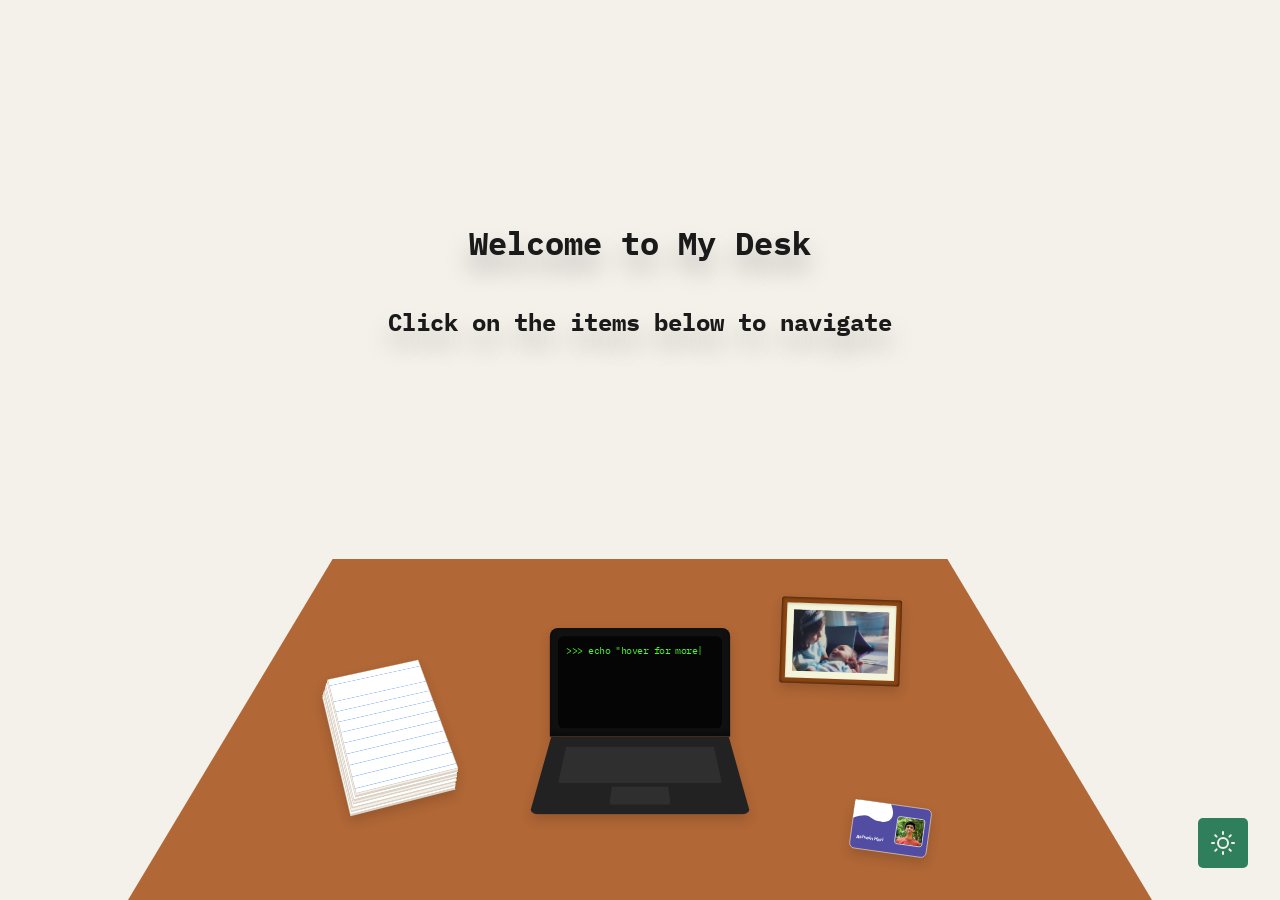
<file: index.html>
<!DOCTYPE html>
<html lang="en">
<head>
    <meta charset="UTF-8">
    <meta name="viewport" content="width=device-width, initial-scale=1">
    <title>Ashwin Hari</title>
    <link rel="stylesheet" href="styles.css">
    <link rel="stylesheet" href="home.css">
    <script src="theme.js"></script>
    <script src="home.js" defer></script>
</head>
<body>
    <header>
        <h1>Welcome to My Desk</h1>
        <h2>Click on the items below to navigate</h2>
    </header>
    <main class="home-desk">
        <nav class="home-desk-top">
            <div class="home-desk-item home-item-photos">
                <a class="home-photos-model" href="./about.html" aria-label="About">
                    <div class="frame-outer">
                        <div class="frame-inner">
                            <div class="frame-content">
                                <img src="./images/frame.jpg" alt="Family picture">
                            </div>
                        </div>
                    </div>
                </a>
            </div>
            <div class="home-desk-item home-item-laptop">
                <a class="home-laptop-model" href="./projects.html" aria-label="Projects">
                    <div class="lid">
                        <div class="screen">
                            <span id="prompt">>>></span>
                            <span id="onscreen-text"></span>
                        </div>
                    </div>
                    <div class="base">
                        <div class="keyboard"></div>
                        <div class="trackpad"></div>
                    </div>
                </a>
            </div>
            <div class="home-desk-item home-item-papers">
                <a class="home-papers-model" href="./research.html" aria-label="Research">
                    <div class="top-page"></div>
                </a>
            </div>
            <div class="home-desk-item home-item-idcard">
                <a class="home-idcard-model" href="./contact.html" aria-label="Contact">
                    <div class="card-background">
                        <div class="card-photo">
                            <img src="./images/pfp.jpg" alt="Profile picture">
                        </div>
                        <div class="card-name">
                            Ashwin Hari
                        </div>
                    </div>
                </a>
            </div>
        </nav>
    </main>
    <div class="floating-controls">
        <button class="floating-button" aria-label="Toggle dark/light mode" id="theme-toggle-btn">
            <svg class="theme-icon icon-sun" xmlns="http://www.w3.org/2000/svg" width="24" height="24" viewBox="0 0 24 24" fill="none" stroke="currentColor" stroke-width="2" stroke-linecap="round" stroke-linejoin="round" aria-hidden="true">
                <circle cx="12" cy="12" r="5"></circle>
                <line x1="12" y1="1" x2="12" y2="3"></line>
                <line x1="12" y1="21" x2="12" y2="23"></line>
                <line x1="4.22" y1="4.22" x2="5.64" y2="5.64"></line>
                <line x1="18.36" y1="18.36" x2="19.78" y2="19.78"></line>
                <line x1="1" y1="12" x2="3" y2="12"></line>
                <line x1="21" y1="12" x2="23" y2="12"></line>
                <line x1="4.22" y1="19.78" x2="5.64" y2="18.36"></line>
                <line x1="18.36" y1="5.64" x2="19.78" y2="4.22"></line>
            </svg>
            <svg class="theme-icon icon-moon" xmlns="http://www.w3.org/2000/svg" width="24" height="24" viewBox="0 0 24 24" fill="none" stroke="currentColor" stroke-width="2" stroke-linecap="round" stroke-linejoin="round" aria-hidden="true">
                <path d="M21 12.79A9 9 0 1 1 11.21 3 7 7 0 0 0 21 12.79z"></path>
            </svg>
        </button>
    </div>
</body>
</html>
</file>
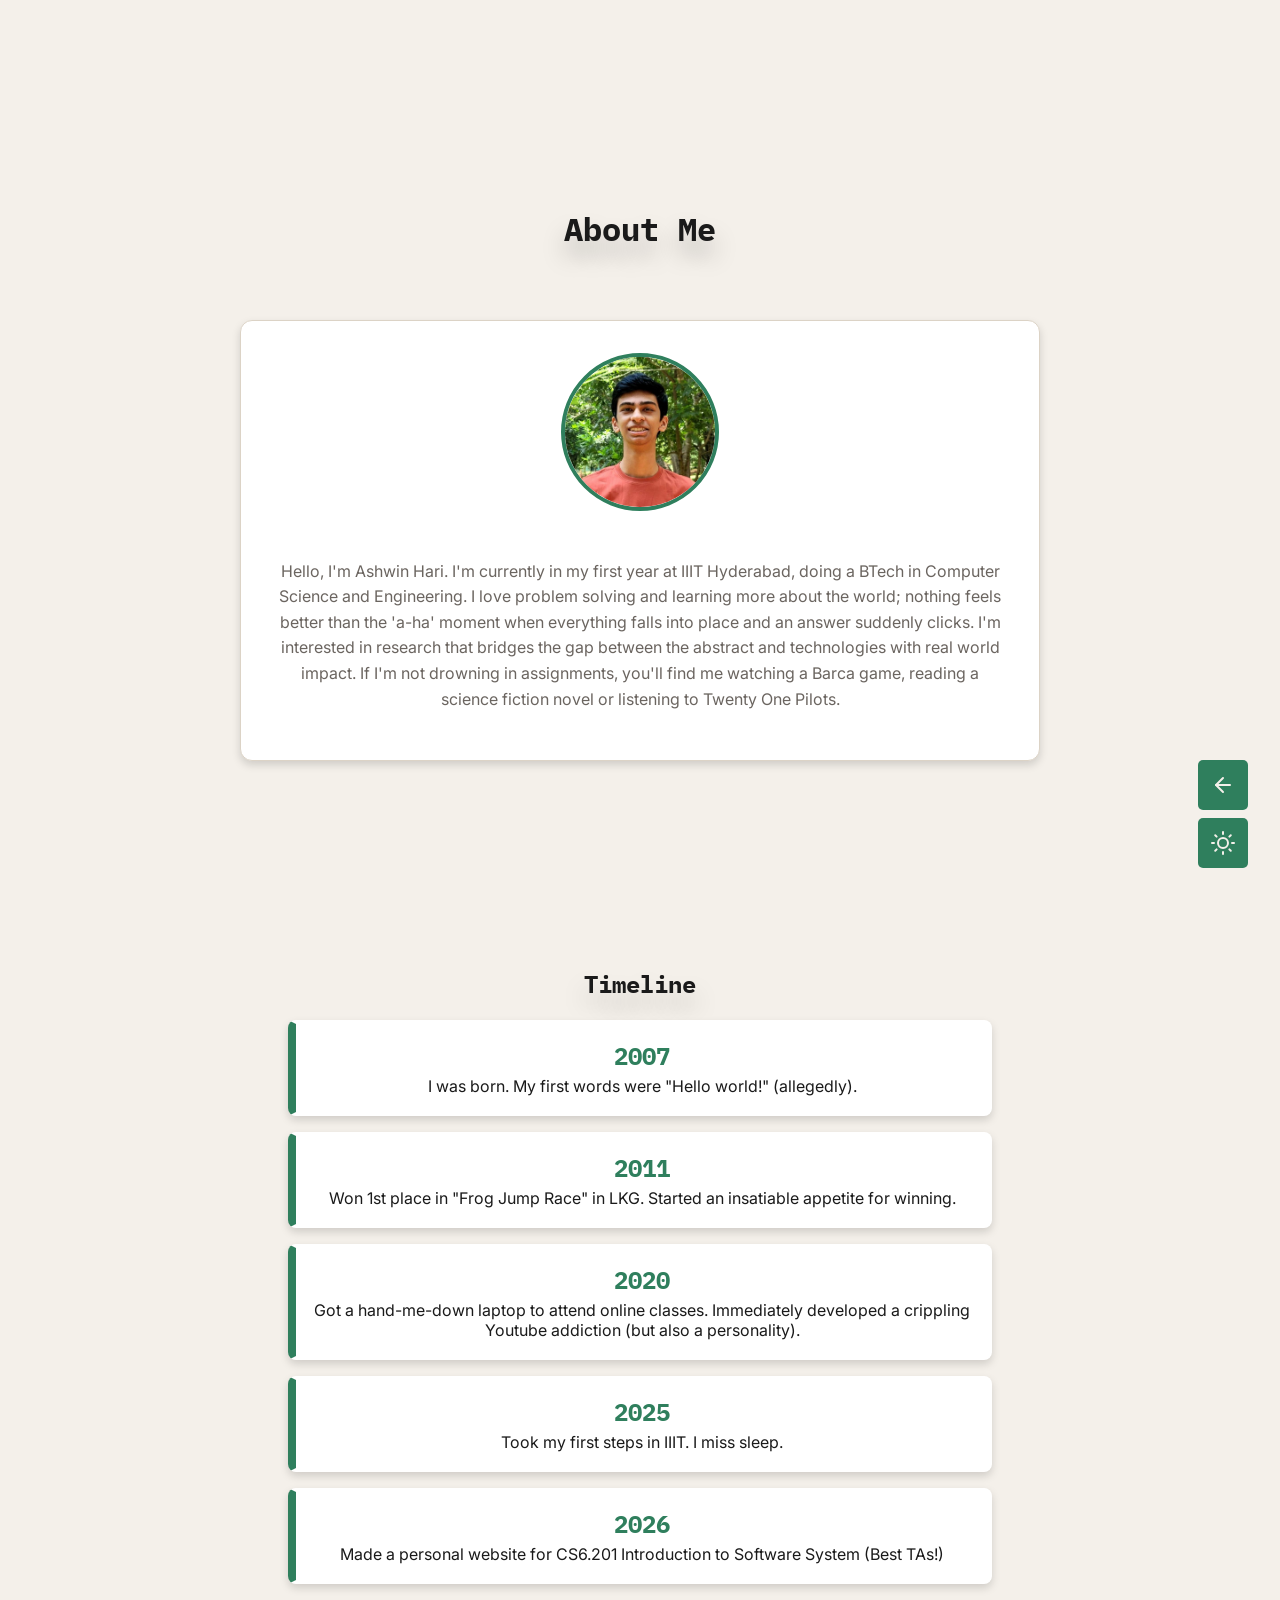
<file: about.html>
<!DOCTYPE html>
<html lang="en">
<head>
    <meta charset="UTF-8">
    <meta name="viewport" content="width=device-width, initial-scale=1">
    <title>About - Ashwin Hari</title>
    <link rel="stylesheet" href="styles.css">
    <link rel="stylesheet" href="about.css">
    <script src="theme.js"></script>
    <script src="about.js" defer></script>
    <script type="module">
        import { initReadingProgress } from './reading-progress.js';
        initReadingProgress();
    </script>
</head>
<body>
    <div class="reading-progress-container" aria-hidden="true">
        <div class="reading-progress-bar" id="reading-progress-bar"></div>
    </div>
    <main class="about-main">
        <div class="above-fold">
            <header class="about-header">
                <h1>About Me</h1>
            </header>
            <section class="profile-section animate-on-scroll">
            <div class="profile-image-container">
                <img src="./images/pfp.jpg" alt="Profile picture" class="profile-picture">
            </div>
            <div class="personal-statement">
                <p>Hello, I'm Ashwin Hari. I'm currently in my first year at IIIT Hyderabad, doing a BTech in Computer Science and Engineering. I love problem solving and learning more about the world; nothing feels better than the 'a-ha' moment when everything falls into place and an answer suddenly clicks. I'm interested in research that bridges the gap between the abstract and technologies with real world impact. If I'm not drowning in assignments, you'll find me watching a Barca game, reading a science fiction novel or listening to Twenty One Pilots.</p>
            </div>
        </section>
        </div>
        
        <section class="timeline-section">
            <h2 class="animate-on-scroll">Timeline</h2>
            <ol class="timeline-list">
                <li class="animate-on-scroll" tabindex="0">
                    <div class="timeline-date">2007</div>
                    <div class="timeline-description">I was born. My first words were "Hello world!" (allegedly).</div>
                </li>
                <li class="animate-on-scroll" tabindex="0">
                    <div class="timeline-date">2011</div>
                    <div class="timeline-description">Won 1st place in "Frog Jump Race" in LKG. Started an insatiable appetite for winning.</div>
                </li>
                <li class="animate-on-scroll" tabindex="0">
                    <div class="timeline-date">2020</div>
                    <div class="timeline-description">Got a hand-me-down laptop to attend online classes. Immediately developed a crippling Youtube addiction (but also a personality).</div>
                </li>
                <li class="animate-on-scroll" tabindex="0">
                    <div class="timeline-date">2025</div>
                    <div class="timeline-description">Took my first steps in IIIT. I miss sleep.</div>
                </li>
                <li class="animate-on-scroll" tabindex="0">
                    <div class="timeline-date">2026</div>
                    <div class="timeline-description">Made a personal website for CS6.201 Introduction to Software System (Best TAs!)</div>
                </li>
            </ol>
        </section>
    </main>

    <div class="floating-controls">
        <a href="./index.html" class="floating-button" aria-label="Go back to Home">
            <svg class="theme-icon" xmlns="http://www.w3.org/2000/svg" width="24" height="24" viewBox="0 0 24 24" fill="none" stroke="currentColor" stroke-width="2" stroke-linecap="round" stroke-linejoin="round" aria-hidden="true" style="opacity: 1;">
                <line x1="19" y1="12" x2="5" y2="12"></line>
                <polyline points="12 19 5 12 12 5"></polyline>
            </svg>
        </a>
        <button class="floating-button" aria-label="Toggle dark/light mode" id="theme-toggle-btn">
            <svg class="theme-icon icon-sun" xmlns="http://www.w3.org/2000/svg" width="24" height="24" viewBox="0 0 24 24" fill="none" stroke="currentColor" stroke-width="2" stroke-linecap="round" stroke-linejoin="round" aria-hidden="true">
                <circle cx="12" cy="12" r="5"></circle>
                <line x1="12" y1="1" x2="12" y2="3"></line>
                <line x1="12" y1="21" x2="12" y2="23"></line>
                <line x1="4.22" y1="4.22" x2="5.64" y2="5.64"></line>
                <line x1="18.36" y1="18.36" x2="19.78" y2="19.78"></line>
                <line x1="1" y1="12" x2="3" y2="12"></line>
                <line x1="21" y1="12" x2="23" y2="12"></line>
                <line x1="4.22" y1="19.78" x2="5.64" y2="18.36"></line>
                <line x1="18.36" y1="5.64" x2="19.78" y2="4.22"></line>
            </svg>
            <svg class="theme-icon icon-moon" xmlns="http://www.w3.org/2000/svg" width="24" height="24" viewBox="0 0 24 24" fill="none" stroke="currentColor" stroke-width="2" stroke-linecap="round" stroke-linejoin="round" aria-hidden="true">
                <path d="M21 12.79A9 9 0 1 1 11.21 3 7 7 0 0 0 21 12.79z"></path>
            </svg>
        </button>
    </div>
</body>
</html>
</file>
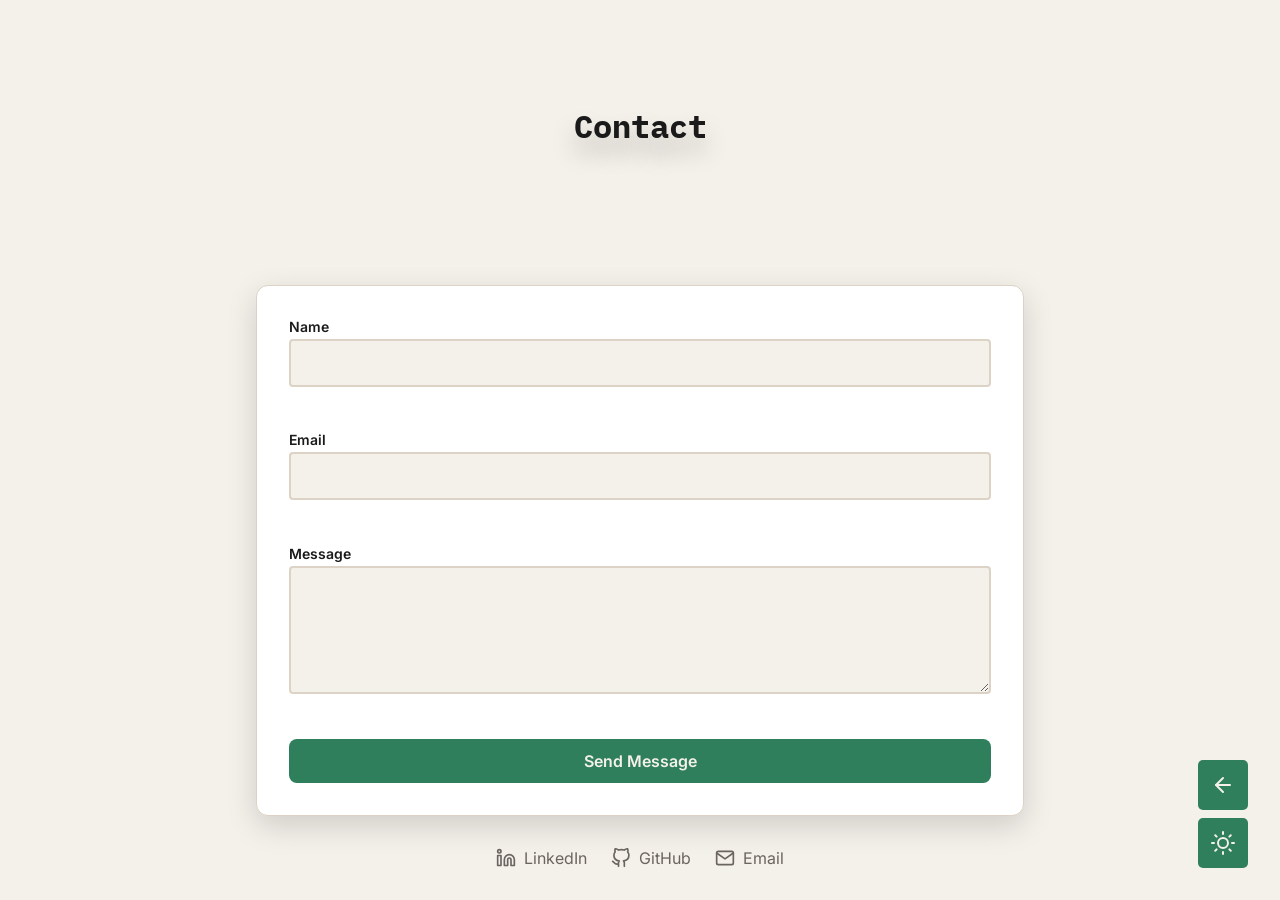
<file: contact.html>
<!DOCTYPE html>
<html lang="en">
<head>
    <meta charset="UTF-8">
    <meta name="viewport" content="width=device-width, initial-scale=1">
    <title>Contact - Ashwin Hari</title>
    <link rel="stylesheet" href="styles.css">
    <link rel="stylesheet" href="contact.css">
    <script src="theme.js"></script>
    <script src="contact.js" defer></script>
</head>
<body>
    <header class="contact-header">
        <h1>Contact</h1>
    </header>
    <main class="contact-main">
        <section class="contact-section">
            <div id="confirmation-card" class="confirmation-card hidden" aria-live="polite">
                <h2>Message Sent</h2>
                <p>Sent! I probably won't get back to you though.</p>
                <button id="reset-btn" class="accent-btn">Send Another Message</button>
            </div>
            <form id="contact-form" class="contact-form" novalidate>
                <div class="form-group">
                    <label for="name">Name</label>
                    <input type="text" id="name" name="name" required aria-required="true" aria-describedby="name-error">
                    <span id="name-error" class="error-message" aria-live="polite"></span>
                </div>
                <div class="form-group">
                    <label for="email">Email</label>
                    <input type="email" id="email" name="email" required aria-required="true" aria-describedby="email-error">
                    <span id="email-error" class="error-message" aria-live="polite"></span>
                </div>
                <div class="form-group">
                    <label for="message">Message</label>
                    <textarea id="message" name="message" rows="5" required aria-required="true" aria-describedby="message-error"></textarea>
                    <span id="message-error" class="error-message" aria-live="polite"></span>
                </div>
                <button type="submit" class="submit-btn accent-btn">Send Message</button>
            </form>
        </section>
        
        <div class="social-links">
            <a href="https://linkedin.com/in/ashwinkh" target="_blank" rel="noopener noreferrer" aria-label="LinkedIn">
                <svg xmlns="http://www.w3.org/2000/svg" width="24" height="24" viewBox="0 0 24 24" fill="none" stroke="currentColor" stroke-width="2" stroke-linecap="round" stroke-linejoin="round" class="social-icon" aria-hidden="true">
                    <path d="M16 8a6 6 0 0 1 6 6v7h-4v-7a2 2 0 0 0-2-2 2 2 0 0 0-2 2v7h-4v-7a6 6 0 0 1 6-6z"></path><rect x="2" y="9" width="4" height="12"></rect><circle cx="4" cy="4" r="2"></circle>
                </svg>
                LinkedIn
            </a>
            <a href="https://github.com/1shwin" target="_blank" rel="noopener noreferrer" aria-label="GitHub">
                <svg xmlns="http://www.w3.org/2000/svg" width="24" height="24" viewBox="0 0 24 24" fill="none" stroke="currentColor" stroke-width="2" stroke-linecap="round" stroke-linejoin="round" class="social-icon" aria-hidden="true">
                    <path d="M9 19c-5 1.5-5-2.5-7-3m14 6v-3.87a3.37 3.37 0 0 0-.94-2.61c3.14-.35 6.44-1.54 6.44-7A5.44 5.44 0 0 0 20 4.77 5.07 5.07 0 0 0 19.91 1S18.73.65 16 2.48a13.38 13.38 0 0 0-7 0C6.27.65 5.09 1 5.09 1A5.07 5.07 0 0 0 5 4.77a5.44 5.44 0 0 0-1.5 3.78c0 5.42 3.3 6.61 6.44 7A3.37 3.37 0 0 0 9 18.13V22"></path>
                </svg>
                GitHub
            </a>
            <a href="mailto:ashwin.hari@students.iiit.ac.in" aria-label="Email">
                <svg xmlns="http://www.w3.org/2000/svg" width="24" height="24" viewBox="0 0 24 24" fill="none" stroke="currentColor" stroke-width="2" stroke-linecap="round" stroke-linejoin="round" class="social-icon" aria-hidden="true">
                    <path d="M4 4h16c1.1 0 2 .9 2 2v12c0 1.1-.9 2-2 2H4c-1.1 0-2-.9-2-2V6c0-1.1.9-2 2-2z"></path><polyline points="22,6 12,13 2,6"></polyline>
                </svg>
                Email
            </a>
        </div>
    </main>
    <div class="floating-controls">
        <a href="./index.html" class="floating-button" aria-label="Go back to Home">
            <svg class="theme-icon" xmlns="http://www.w3.org/2000/svg" width="24" height="24" viewBox="0 0 24 24" fill="none" stroke="currentColor" stroke-width="2" stroke-linecap="round" stroke-linejoin="round" aria-hidden="true" style="opacity: 1;">
                <line x1="19" y1="12" x2="5" y2="12"></line>
                <polyline points="12 19 5 12 12 5"></polyline>
            </svg>
        </a>
        <button class="floating-button" aria-label="Toggle dark/light mode" id="theme-toggle-btn">
            <svg class="theme-icon icon-sun" xmlns="http://www.w3.org/2000/svg" width="24" height="24" viewBox="0 0 24 24" fill="none" stroke="currentColor" stroke-width="2" stroke-linecap="round" stroke-linejoin="round" aria-hidden="true">
                <circle cx="12" cy="12" r="5"></circle>
                <line x1="12" y1="1" x2="12" y2="3"></line>
                <line x1="12" y1="21" x2="12" y2="23"></line>
                <line x1="4.22" y1="4.22" x2="5.64" y2="5.64"></line>
                <line x1="18.36" y1="18.36" x2="19.78" y2="19.78"></line>
                <line x1="1" y1="12" x2="3" y2="12"></line>
                <line x1="21" y1="12" x2="23" y2="12"></line>
                <line x1="4.22" y1="19.78" x2="5.64" y2="18.36"></line>
                <line x1="18.36" y1="5.64" x2="19.78" y2="4.22"></line>
            </svg>
            <svg class="theme-icon icon-moon" xmlns="http://www.w3.org/2000/svg" width="24" height="24" viewBox="0 0 24 24" fill="none" stroke="currentColor" stroke-width="2" stroke-linecap="round" stroke-linejoin="round" aria-hidden="true">
                <path d="M21 12.79A9 9 0 1 1 11.21 3 7 7 0 0 0 21 12.79z"></path>
            </svg>
        </button>
    </div>
</body>
</html>
</file>
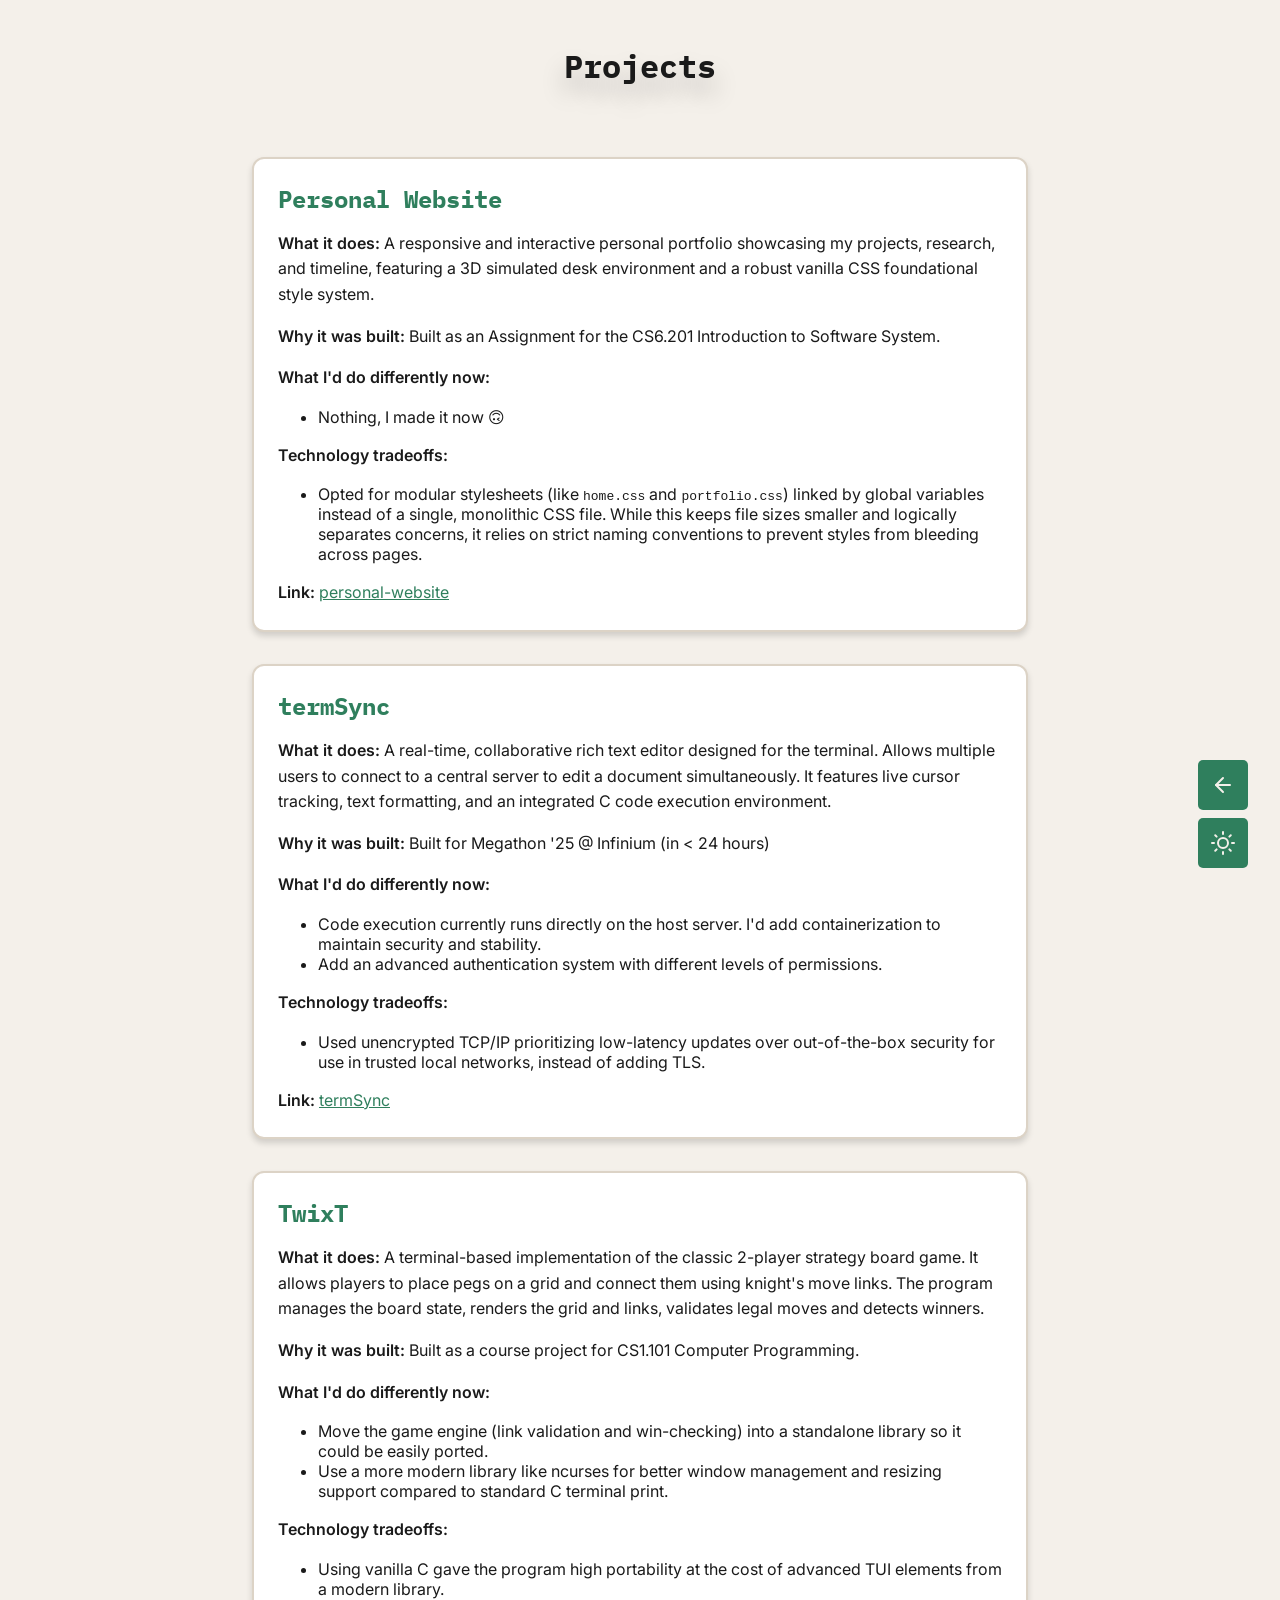
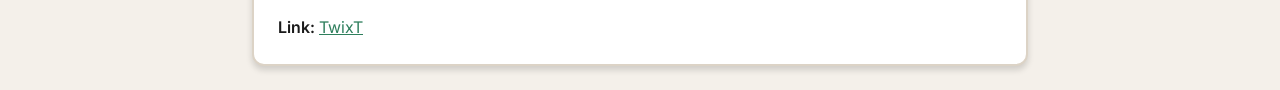
<file: projects.html>
<!DOCTYPE html>
<html lang="en">
<head>
    <meta charset="UTF-8">
    <meta name="viewport" content="width=device-width, initial-scale=1">
    <title>Projects - Ashwin Hari</title>
    <link rel="stylesheet" href="styles.css">
    <link rel="stylesheet" href="portfolio.css">
    <script src="theme.js"></script>
    <script src="home.js" defer></script>
</head>
<body>
    <header class="portfolio-header">
        <h1>Projects</h1>
    </header>
    <main class="portfolio-main">
        <section class="entries-section">
            <article class="entry-card">
                <h2>Personal Website</h2>
                <div class="entry-description">
                    <p><strong>What it does:</strong> A responsive and interactive personal portfolio showcasing my projects, research, and timeline, featuring a 3D simulated desk environment and a robust vanilla CSS foundational style system.</p>
                    <p><strong>Why it was built:</strong> Built as an Assignment for the CS6.201 Introduction to Software System.</p>
                    <p><strong>What I'd do differently now:</strong></p>
                    <ul>
                        <li>Nothing, I made it now 🙃</li>
                    </ul>
                    <p><strong>Technology tradeoffs:</strong></p>
                    <ul>
                        <li>Opted for modular stylesheets (like <code>home.css</code> and <code>portfolio.css</code>) linked by global variables instead of a single, monolithic CSS file. While this keeps file sizes smaller and logically separates concerns, it relies on strict naming conventions to prevent styles from bleeding across pages.</li>
                    </ul>
                    <p><strong>Link:</strong> <a href="https://github.com/1shwin/personal-website">personal-website</a></p>
                </div>
            </article>

            <article class="entry-card">
                <h2>termSync</h2>
                <div class="entry-description">
                    <p><strong>What it does:</strong> A real-time, collaborative rich text editor designed for the terminal. Allows multiple users to connect to a central server to edit a document simultaneously. It features live cursor tracking, text formatting, and an integrated C code execution environment.</p>
                    <p><strong>Why it was built:</strong> Built for Megathon '25 @ Infinium (in &lt; 24 hours)</p>
                    <p><strong>What I'd do differently now:</strong></p>
                    <ul>
                        <li>Code execution currently runs directly on the host server. I'd add containerization to maintain security and stability.</li>
                        <li>Add an advanced authentication system with different levels of permissions.</li>
                    </ul>
                    <p><strong>Technology tradeoffs:</strong></p>
                    <ul>
                        <li>Used unencrypted TCP/IP prioritizing low-latency updates over out-of-the-box security for use in trusted local networks, instead of adding TLS.</li>
                    </ul>
                    <p><strong>Link:</strong> <a href="https://github.com/1shwin/termSync">termSync</a></p>
                </div>
            </article>

            <article class="entry-card">
                <h2>TwixT</h2>
                <div class="entry-description">
                    <p><strong>What it does:</strong> A terminal-based implementation of the classic 2-player strategy board game. It allows players to place pegs on a grid and connect them using knight's move links. The program manages the board state, renders the grid and links, validates legal moves and detects winners.</p>
                    <p><strong>Why it was built:</strong> Built as a course project for CS1.101 Computer Programming.</p>
                    <p><strong>What I'd do differently now:</strong></p>
                    <ul>
                        <li>Move the game engine (link validation and win-checking) into a standalone library so it could be easily ported.</li>
                        <li>Use a more modern library like ncurses for better window management and resizing support compared to standard C terminal print.</li>
                    </ul>
                    <p><strong>Technology tradeoffs:</strong></p>
                    <ul>
                        <li>Using vanilla C gave the program high portability at the cost of advanced TUI elements from a modern library.</li>
                    </ul>
                    <p><strong>Link:</strong> <a href="https://github.com/1shwin/twixt">TwixT</a></p>
                </div>
            </article>
        </section>
    </main>

    <div class="floating-controls">
        <a href="./index.html" class="floating-button" aria-label="Go back to Home">
            <svg class="theme-icon" xmlns="http://www.w3.org/2000/svg" width="24" height="24" viewBox="0 0 24 24" fill="none" stroke="currentColor" stroke-width="2" stroke-linecap="round" stroke-linejoin="round" aria-hidden="true" style="opacity: 1;">
                <line x1="19" y1="12" x2="5" y2="12"></line>
                <polyline points="12 19 5 12 12 5"></polyline>
            </svg>
        </a>
        <button class="floating-button" aria-label="Toggle dark/light mode" id="theme-toggle-btn">
            <svg class="theme-icon icon-sun" xmlns="http://www.w3.org/2000/svg" width="24" height="24" viewBox="0 0 24 24" fill="none" stroke="currentColor" stroke-width="2" stroke-linecap="round" stroke-linejoin="round" aria-hidden="true">
                <circle cx="12" cy="12" r="5"></circle>
                <line x1="12" y1="1" x2="12" y2="3"></line>
                <line x1="12" y1="21" x2="12" y2="23"></line>
                <line x1="4.22" y1="4.22" x2="5.64" y2="5.64"></line>
                <line x1="18.36" y1="18.36" x2="19.78" y2="19.78"></line>
                <line x1="1" y1="12" x2="3" y2="12"></line>
                <line x1="21" y1="12" x2="23" y2="12"></line>
                <line x1="4.22" y1="19.78" x2="5.64" y2="18.36"></line>
                <line x1="18.36" y1="5.64" x2="19.78" y2="4.22"></line>
            </svg>
            <svg class="theme-icon icon-moon" xmlns="http://www.w3.org/2000/svg" width="24" height="24" viewBox="0 0 24 24" fill="none" stroke="currentColor" stroke-width="2" stroke-linecap="round" stroke-linejoin="round" aria-hidden="true">
                <path d="M21 12.79A9 9 0 1 1 11.21 3 7 7 0 0 0 21 12.79z"></path>
            </svg>
        </button>
    </div>
</body>
</html>
</file>
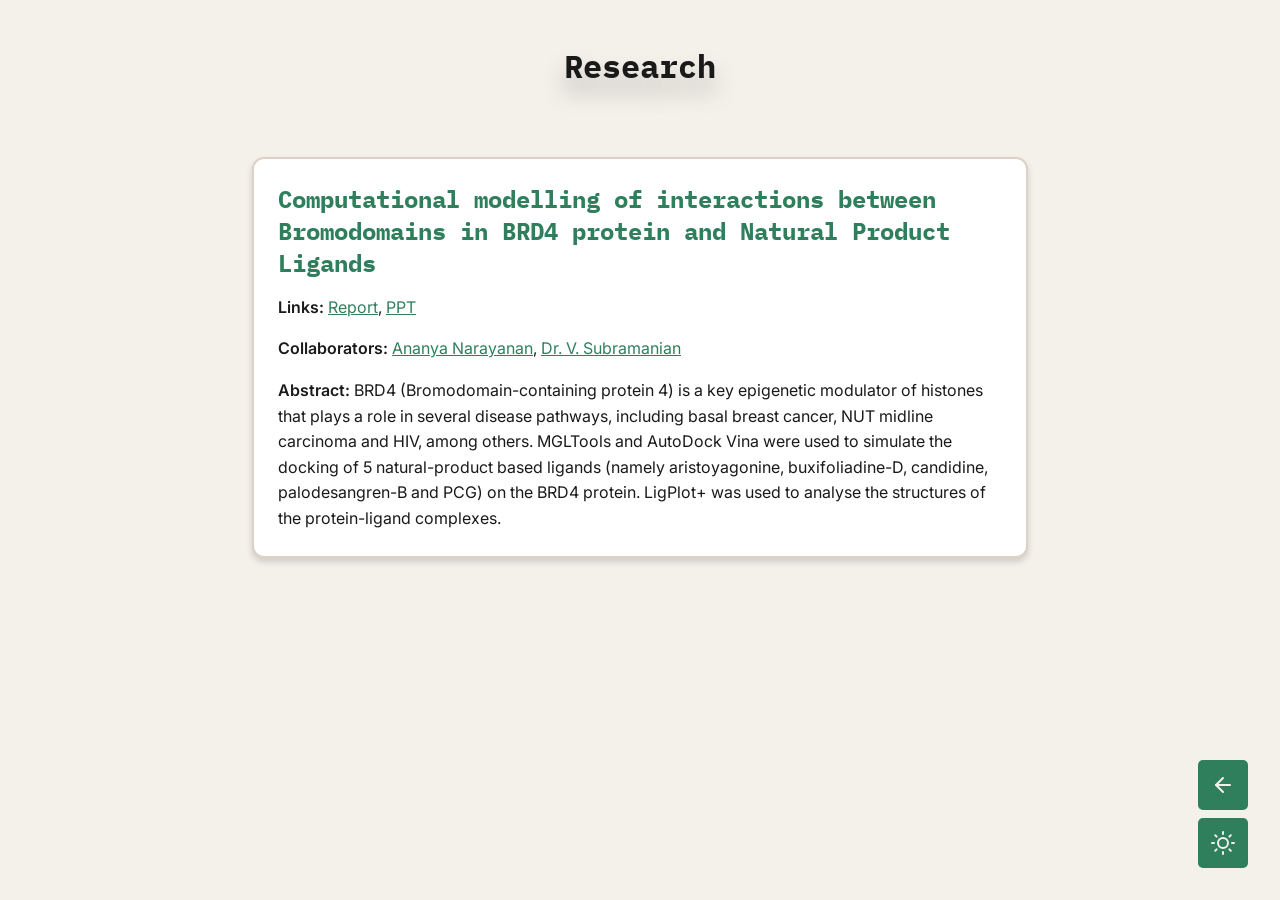
<file: research.html>
<!DOCTYPE html>
<html lang="en">
<head>
    <meta charset="UTF-8">
    <meta name="viewport" content="width=device-width, initial-scale=1">
    <title>Research - Ashwin Hari</title>
    <link rel="stylesheet" href="styles.css">
    <link rel="stylesheet" href="portfolio.css">
    <script src="theme.js"></script>
    <script src="home.js" defer></script>
</head>
<body>
    <header class="portfolio-header">
        <h1>Research</h1>
    </header>
    <main class="portfolio-main">
        <section class="entries-section">
            <article class="entry-card">
                <h2>Computational modelling of interactions between Bromodomains in BRD4 protein and Natural Product Ligands</h2>
                <div class="entry-description">
                    <p><strong>Links:</strong> <a href="https://docs.google.com/document/d/1oRXV-HXmpHntGorfKZq7gdYOEzcwvoSgK3w6yXG4Dpo/edit?usp=drive_link">Report</a>, <a href="https://docs.google.com/presentation/d/1BalxlsjTdxTyTKIOKahoj5wjmIrUWpsyTOLF8vjHxww/edit?usp=drive_link">PPT</a></p>
                    <p><strong>Collaborators:</strong> <a href="https://www.linkedin.com/in/ananya-narayanan-72a4a6372/">Ananya Narayanan</a>, <a href="https://scholar.google.com/citations?user=o7ttu1gAAAAJ">Dr. V. Subramanian</a></p>
                    <p><strong>Abstract:</strong> BRD4 (Bromodomain-containing protein 4) is a key epigenetic modulator of histones that plays a role in several disease pathways, including basal breast cancer, NUT midline carcinoma and HIV, among others. MGLTools and AutoDock Vina were used to simulate the docking of 5 natural-product based ligands (namely aristoyagonine, buxifoliadine-D, candidine, palodesangren-B and PCG) on the BRD4 protein. LigPlot+ was used to analyse the structures of the protein-ligand complexes.</p>
                </div>
            </article>
        </section>
    </main>

    <div class="floating-controls">
        <a href="./index.html" class="floating-button" aria-label="Go back to Home">
            <svg class="theme-icon" xmlns="http://www.w3.org/2000/svg" width="24" height="24" viewBox="0 0 24 24" fill="none" stroke="currentColor" stroke-width="2" stroke-linecap="round" stroke-linejoin="round" aria-hidden="true" style="opacity: 1;">
                <line x1="19" y1="12" x2="5" y2="12"></line>
                <polyline points="12 19 5 12 12 5"></polyline>
            </svg>
        </a>
        <button class="floating-button" aria-label="Toggle dark/light mode" id="theme-toggle-btn">
            <svg class="theme-icon icon-sun" xmlns="http://www.w3.org/2000/svg" width="24" height="24" viewBox="0 0 24 24" fill="none" stroke="currentColor" stroke-width="2" stroke-linecap="round" stroke-linejoin="round" aria-hidden="true">
                <circle cx="12" cy="12" r="5"></circle>
                <line x1="12" y1="1" x2="12" y2="3"></line>
                <line x1="12" y1="21" x2="12" y2="23"></line>
                <line x1="4.22" y1="4.22" x2="5.64" y2="5.64"></line>
                <line x1="18.36" y1="18.36" x2="19.78" y2="19.78"></line>
                <line x1="1" y1="12" x2="3" y2="12"></line>
                <line x1="21" y1="12" x2="23" y2="12"></line>
                <line x1="4.22" y1="19.78" x2="5.64" y2="18.36"></line>
                <line x1="18.36" y1="5.64" x2="19.78" y2="4.22"></line>
            </svg>
            <svg class="theme-icon icon-moon" xmlns="http://www.w3.org/2000/svg" width="24" height="24" viewBox="0 0 24 24" fill="none" stroke="currentColor" stroke-width="2" stroke-linecap="round" stroke-linejoin="round" aria-hidden="true">
                <path d="M21 12.79A9 9 0 1 1 11.21 3 7 7 0 0 0 21 12.79z"></path>
            </svg>
        </button>
    </div>
</body>
</html>
</file>
<file: styles.css>
@import url('https://fonts.googleapis.com/css2?family=Inter');
@import url('https://fonts.googleapis.com/css2?family=IBM+Plex+Mono');

:root {
    /* fonts */
    --font-heading: 'IBM Plex Mono', monospace;
    --font-body: 'Inter', system-ui, sans-serif;

    /* font sizes */
    --text-3xs: 0.42rem;
    --text-sm: 0.875rem;
    --text-base: 1rem;
    --text-md: 1.25rem;
    --text-lg: 1.5rem;
    --text-xl: 2rem;

    /* border radii */
    --radius-sm: 0.25rem;
    --radius-md: 0.5rem;
    --radius-lg: 0.75rem;

    /* standard spacing */
    --space-xs: 0.25rem;
    --space-sm: 0.5rem;
    --space-md: 0.75rem;
    --space-lg: 1rem;
    --space-xl: 1.5rem;
    --space-2xl: 2rem;
    --space-3xl: 3rem;

    /* light colors */
    --color-bg-base: #f4f0ea;
    --color-bg-surface: #ffffff;
    --color-text-main: #1a1a1a;
    --color-text-muted: #6b6560;
    --color-accent: #2f7f5d;
    --color-border: #dcd3c6;
    --color-shadow-transparent: transparent;
    --color-shadow-light: rgba(0, 0, 0, 0.15);
    --color-shadow: rgba(0, 0, 0, 0.25);
    --color-shadow-heavy: rgba(0, 0, 0, 0.4);
    --color-shadow-inset: rgba(0, 0, 0, 0.8);

    /* model colors */
    --color-photos-frame-outer: #8b4513;
    --color-photos-frame-inner: #f5f5dc;
    --color-photos-frame-content: #dcdcdc;

    --color-laptop-lid: #111111;
    --color-laptop-screen-bg: #050505;
    --color-laptop-screen-text: #4af626;
    --color-laptop-base: #222222;
    --color-laptop-keyboard: #444444;
    --color-laptop-trackpad: #444444;

    --color-papers-page-bg: #ffffff;
    --color-papers-page-lines: #a0c4ff;
    --color-papers-stack-edge-1: #f4f0ea;
    --color-papers-stack-edge-2: #dcd3c6;

    --color-idcard-background: #524ca3;
    --color-idcard-border: #dcd3c6;
    --color-idcard-corner: #ffffff;
    --color-idcard-photo-border: #ffffff;
    --color-idcard-text: #ffffff;

    /* other colors */
    --color-desk: #b16736;
    --color-error: #d32f2f;
    --color-error-shadow: rgba(211, 47, 47, 0.2);
}

/* dark theme */
[data-theme="dark"] {
    --color-bg-base: #121212;
    --color-bg-surface: #1e1e1e;
    --color-text-main: #e0e0e0;
    --color-text-muted: #a0a0a0;
    --color-accent: #3ea77b;
    --color-border: #333333;
    --color-shadow-transparent: transparent;
    --color-shadow-light: rgba(0, 0, 0, 0.3);
    --color-shadow: rgba(0, 0, 0, 0.5);
    --color-shadow-heavy: rgba(0, 0, 0, 0.65);
    --color-shadow-inset: rgba(0, 0, 0, 0.95);
    --color-error: #ef5350;
    --color-error-shadow: rgba(239, 83, 80, 0.2);
}

*, *::before, *::after {
    transition-property: background-color, color, border-color, box-shadow, fill, stroke, outline-color, opacity;
    transition-duration: 400ms;
    transition-timing-function: ease;
}

html, body {
    overflow-x: hidden;
    width: 100%;
    max-width: 100vw;
}

body {
    display: flex;
    flex-direction: column;
    align-self: center;
    justify-self: center;
    align-items: center;
    background-color: var(--color-bg-base);
    color: var(--color-text-main);
    margin: 0;
    min-height: 100vh;
}

@keyframes textAppear {
    0% { opacity: 0; transform: translateY(20px) scale(0.95); text-shadow: 0 0px 0px var(--color-shadow-transparent); }
    100% { opacity: 1; transform: translateY(0) scale(1); text-shadow: 0 15px 25px var(--color-shadow); }
}

header {
    display: flex;
    flex-direction: column;
    align-items: center;
    margin: auto 0;

    text-shadow: 0 15px 25px var(--color-shadow);
    animation: textAppear 1.2s cubic-bezier(0.2, 0.8, 0.2, 1) 0.5s both;
}

h1, h2, h3, h4, h5, h6 {
    font-family: var(--font-heading);
}

h1 {
    font-size: var(--text-xl);
}

h2 {
    font-size: var(--text-lg);
}

.floating-controls {
    position: fixed;
    bottom: var(--space-2xl);
    right: var(--space-2xl);
    z-index: 100;
    display: flex;
    flex-direction: column;
    gap: var(--space-sm);
}

.floating-button {
    background-color: var(--color-accent);
    border: none;
    color: var(--color-bg-base);
    position: relative;
    height: 50px;
    width: 50px;
    border-radius: 5px;
    cursor: pointer;
    display: grid;
    place-items: center;
    text-decoration: none;
}

.floating-button:focus-visible,
.floating-button:hover {
    color: var(--color-bg-surface);
}

.theme-icon {
    grid-column: 1 / 2;
    grid-row: 1 / 2;
}

.icon-sun {
    opacity: 1;
}

.icon-moon {
    opacity: 0;
}

[data-theme="dark"] .icon-sun {
    opacity: 0;
}

[data-theme="dark"] .icon-moon {
    opacity: 1;
}

@media (prefers-reduced-motion: reduce) {
    *, *::before, *::after {
        animation-duration: 0.01ms !important;
        animation-iteration-count: 1 !important;
        transition-duration: 0.01ms !important;
        scroll-behavior: auto !important;
    }
    header {
        opacity: 1;
    }
}

@media (max-width: 768px) {
    header {
        margin: var(--space-2xl) 0;
        padding: 0 var(--space-md);
        box-sizing: border-box;
        width: 100vw;
    }
    
    h1 {
        font-size: min(8vw, var(--text-xl));
        white-space: nowrap;
    }
    
    h2 {
        font-size: min(4.5vw, var(--text-lg));
        white-space: nowrap;
    }
}
</file>
<file: home.css>
@keyframes deskSlideUp {
    0% {
        clip-path: polygon(20% 100%, 80% 100%,  100% 100%, 0% 100%);
    }
    100% {
        clip-path: polygon(20% 0%, 80% 0%, 100% 100%, 0% 100%);
    }
}

.home-desk {
    width: 80vw;
    max-width: 1400px;
    aspect-ratio: 3 / 1;
    position: relative;
    margin: 0 auto;
    animation: deskSlideUp 1s cubic-bezier(0.25, 1, 0.5, 1) both;
}

.home-desk-top {
    position: absolute;
    top: 0;
    left: 0;
    width: 1500px;
    height: 500px;
    box-sizing: border-box;
    transform-origin: top left;
    transform: scale(var(--desk-scale, 1));
    background-color: var(--color-desk);
    padding: var(--space-xl);
    display: grid;
    grid-template-columns: repeat(10, minmax(0, 1fr));
    grid-template-rows: minmax(0, 0.1fr) minmax(0, 0.2fr) minmax(0, 0.3fr) minmax(0, 0.4fr);
    gap: var(--space-lg);
}

@keyframes dropIn {
    0% {
        opacity: 0;
        transform: translateY(-50px) scale(1.2); 
    }
    100% {
        opacity: 1;
        transform: translateY(0) scale(1);
    }
}

.home-desk-item {
    text-decoration: none;
    display: flex;
    justify-content: center;
    align-items: center;
    position: relative;
    filter: drop-shadow(0 8px 8px var(--color-shadow-light));
    transition: filter 0.5s cubic-bezier(0.34, 1.56, 0.64, 1), transform 0.5s cubic-bezier(0.34, 1.56, 0.64, 1);
    animation: dropIn 0.8s cubic-bezier(0.25, 1, 0.5, 1) backwards;
}

.home-desk-item a {
    text-decoration: none;
    color: inherit;
}

.home-desk-item:hover,
.home-desk-item:focus-within {  
    transform: translateY(-15px);
    filter: drop-shadow(0 25px 20px var(--color-shadow));
}

/* grid placement */

.home-item-photos { 
    animation-delay: 1.5s;
    grid-row: 2 / span 1;
    grid-column: 7 / span 2;
    z-index: 10;
}
.home-item-laptop { animation-delay: 1.65s;
    grid-row: 3 / span 1;
    grid-column: 5 / span 2;
    z-index: 30;
}
.home-item-papers { animation-delay: 1.8s;
    grid-row: 3 / span 1;
    grid-column: 3 / span 1;
    z-index: 20;
}
.home-item-idcard { animation-delay: 1.95s;
    grid-row: 4 / span 1;
    grid-column: 8 / span 1;
    z-index: 40;
}

/* photos model */

.home-photos-model {
    transform: rotate(2deg);
}

.home-photos-model .frame-outer {
    width: 160px;
    height: 110px;
    background-color: var(--color-photos-frame-outer);
    padding: var(--space-sm);
    border-radius: var(--radius-sm);
    box-shadow: inset 0 0 5px var(--color-shadow-inset);
}

.home-photos-model .frame-inner {
    width: 100%;
    height: 100%;
    background-color: var(--color-photos-frame-inner);
    padding: 10px;
    box-sizing: border-box;
    box-shadow: inset 0 2px 4px var(--color-shadow-light);
}

.home-photos-model .frame-content {
    width: 100%;
    height: 100%;
    background-color: var(--color-photos-frame-content);
    overflow: hidden;
    box-shadow: inset 0 2px 5px var(--color-shadow);
}

.home-photos-model .frame-content img {
    width: 100%;
    height: 100%;
    object-fit: cover;
    display: block;
}

/* laptop model */

.home-laptop-model {
    display: flex;
    flex-direction: column;
    align-items: center;
}

.home-laptop-model .lid {
    width: 240px;
    height: 135px;
    background-color: var(--color-laptop-lid);
    border-radius: var(--radius-lg) var(--radius-lg) 0 0;
    padding: var(--space-md);
    box-shadow: inset 0 -6px 9px var(--color-shadow-heavy);
}

.home-laptop-model .screen {
    width: 100%;
    height: 100%;
    background-color: var(--color-laptop-screen-bg);
    border-radius: var(--radius-md);
    padding: var(--space-md);
    box-sizing: border-box;
    font-family: var(--font-heading);
    font-size: var(--text-sm);
    color: var(--color-laptop-screen-text);
}

.home-typing-cursor::after {
    content: '|';
    animation: blinkFade 1s step-end infinite;
}

@keyframes blinkFade {
    0%, 100% { opacity: 1; }
    50% { opacity: 0; }
}

.home-laptop-model .base {
    width: 300px;
    height: 90px;
    background-color: var(--color-laptop-base);
    border-radius: 0 0 var(--radius-lg) var(--radius-lg);
    clip-path: polygon(var(--space-2xl) 0, calc(100% - var(--space-2xl)) 0, 100% 100%, 0 100%);
    display: flex;
    align-items: center;
    justify-content: center;
    flex-direction: column;
    gap: 5%;
    padding: var(--space-md);
}

.home-laptop-model .keyboard {
    width: 80%;
    height: 60%;
    background-color: var(--color-laptop-keyboard);
    clip-path: polygon(var(--space-md) 0, calc(100% - var(--space-md)) 0, 100% 100%, 0 100%);
    border-radius: var(--radius-sm);
    opacity: 0.4;
}

.home-laptop-model .trackpad {
    width: 30%;
    height: 30%;
    background-color: var(--color-laptop-trackpad);
    clip-path: polygon(var(--space-xs) 0, calc(100% - var(--space-xs)) 0, 100% 100%, 0 100%);
    border-radius: var(--radius-sm);
    opacity: 0.4;
}

/* papers model */

.home-papers-model {
    transform: perspective(720px) rotateX(30deg) rotateZ(-15deg);
}

.home-papers-model .top-page {
    width: 144px;
    height: 192px;
    background-color: var(--color-papers-page-bg);
    border: 1px solid var(--color-papers-stack-edge-2);
    box-shadow: 
        -1px 2px 0 0 var(--color-papers-stack-edge-1),
        -2px 5px 0 0 var(--color-papers-stack-edge-2),
        -4px 7px 0 0 var(--color-papers-page-bg),
        -5px 10px 0 0 var(--color-papers-stack-edge-2),
        -6px 12px 0 0 var(--color-papers-stack-edge-1),
        -7px 14px 0 0 var(--color-papers-stack-edge-2),
        -8px 17px 0 0 var(--color-papers-page-bg),
        -10px 19px 0 0 var(--color-papers-stack-edge-2),
        -11px 22px 0 0 var(--color-papers-stack-edge-1),
        -12px 24px 0 0 var(--color-papers-stack-edge-2),
        -13px 26px 0 0 var(--color-papers-page-bg),
        -14px 29px 0 0 var(--color-papers-stack-edge-2);
    background-image: repeating-linear-gradient(
        transparent,
        transparent 17px,
        var(--color-papers-page-lines) 17px,
        var(--color-papers-page-lines) 18px
    );
    background-position: 0 var(--space-xl);
}

/* id card model */

.home-idcard-model {
    transform: rotate(8deg);
}

.home-idcard-model .card-background {
    width: 112px;
    height: 70px;
    background-color: var(--color-idcard-background);
    border-radius: var(--radius-md);
    border: 1px solid var(--color-idcard-border);
    display: grid;
    grid-template-columns: 50% 50%;
    grid-template-rows: 50% 50%;
}

.home-idcard-model .card-background::before {
    content: '';
    position: absolute;
    top: 0;
    left: 0;
    width: 70px;
    height: 46px;
    background-color: var(--color-idcard-corner);
    clip-path: path('M0 0 L52.5 0 C63 17.5 56 28 42 28 C21 28 28 14 0 28 Z');
}

.home-idcard-model .card-photo {
    grid-column: 2 / 3;
    grid-row: 1 / 3; 
    display: flex;
    justify-content: center;
    align-items: center;
    z-index: 1; 
}

.home-idcard-model .card-photo img {
    width: 39px;
    height: 39px;
    border-radius: var(--radius-sm);
    border: 1px solid var(--color-idcard-photo-border);
}

.home-idcard-model .card-name {
    grid-column: 1 / 2;
    grid-row: 2 / 3; 
    display: flex;
    justify-content: center;
    align-items: center;
    font-family: var(--font-body);
    font-size: var(--text-3xs);
    text-decoration: none;
    font-weight: bold;
    color: var(--color-idcard-text);
    margin: 0;
    text-align: center; 
}

@media (prefers-reduced-motion: reduce) {
    .home-desk-item {
        opacity: 1;
    }
    .home-desk-item:hover,
    .home-desk-item:focus-within {  
        transform: translateZ(0);
    }
}

@media (max-width: 768px) {
    .home-desk {
        width: 100%;
        height: auto;
        margin-bottom: var(--space-3xl);
        animation: none;
    }
    
    .home-desk-top {
        position: static;
        width: 100%;
        height: auto;
        transform: none !important;
        display: flex;
        flex-direction: column;
        align-items: center;
        clip-path: none;
        padding: var(--space-3xl) var(--space-lg);
        gap: 80px;
    }
}
</file>
<file: about.css>
.above-fold {
    min-height: 100vh;
    display: flex;
    flex-direction: column;
    justify-content: center;
}

.about-header {
    text-align: center;
    margin: var(--space-3xl);
}

.about-main {
    max-width: 800px;
    width: 90vw;
    margin: 0 auto;
    display: flex;
    flex-direction: column;
}

.profile-section {
    display: flex;
    flex-direction: column;
    gap: var(--space-2xl);
    background-color: var(--color-bg-surface);
    padding: var(--space-2xl);
    border-radius: var(--radius-lg);
    box-shadow: 0 var(--space-xs) var(--space-sm) var(--color-shadow-light);
    border: calc(var(--space-xs) / 4) solid var(--color-border);
}

.profile-image-container {
    flex-shrink: 0;
    width: 150px;
    height: 150px;
    border-radius: 50%;
    overflow: hidden;
    border: var(--space-xs) solid var(--color-accent);
    margin: 0 auto;
}

.profile-picture {
    width: 100%;
    height: 100%;
    object-fit: cover;
    display: block;
}

.personal-statement {
    font-family: var(--font-body);
    font-size: var(--text-base);
    line-height: 1.6;
    color: var(--color-text-muted);
    text-align: center;
}

.timeline-section {
    margin: var(--space-3xl);
    text-align: center;
}

.timeline-section h2 {
    text-shadow: 0 15px 25px var(--color-shadow);
}

.timeline-list {
    list-style: none;
    padding: 0;
    margin: 0;
    display: grid;
    gap: var(--space-lg);
}

.timeline-list li {
    background-color: var(--color-bg-surface);
    padding: var(--space-lg);
    border-radius: var(--radius-md);
    border: var(--space-xs) solid var(--color-shadow-transparent);
    border-left: var(--space-sm) solid var(--color-accent);
    box-shadow: 0 var(--space-xs) var(--space-sm) var(--color-shadow-light);
    cursor: default;
}

.timeline-list li:hover,
.timeline-list li:focus-visible {
    transform: scale(1.1) translateX(var(--space-sm));
    box-shadow: 0 var(--space-sm) var(--space-md) var(--color-shadow);
}

.timeline-date {
    font-family: var(--font-heading);
    font-size: var(--text-lg);
    font-weight: bold;
    color: var(--color-accent);
    margin-bottom: var(--space-xs);
}

.timeline-description {
    font-family: var(--font-body);
    font-size: var(--text-base);
    color: var(--color-text-main);
}

.animate-on-scroll {
    opacity: 0;
    transform: translateY(var(--space-2xl));
    transition-property: opacity, transform, background-color, border-color, box-shadow, color;
    transition-duration: 0.8s, 0.8s, 400ms, 400ms, 400ms, 400ms;
    transition-timing-function: cubic-bezier(0.2, 0.8, 0.2, 1), cubic-bezier(0.2, 0.8, 0.2, 1), ease, ease, ease, ease;
}

.animate-on-scroll.is-visible {
    opacity: 1;
    transform: translateY(0);
}

.reading-progress-container {
    position: fixed;
    top: 0;
    left: 0;
    width: 100%;
    height: 4px;
    background-color: transparent;
    z-index: 1000;
}

.reading-progress-bar {
    height: 100%;
    width: 0%;
    background-color: var(--color-accent);
}

.resume-prompt-container {
    position: fixed;
    bottom: -100px;
    left: 50%;
    transform: translateX(-50%);
    background-color: var(--color-bg-surface);
    border: 1px solid var(--color-border);
    border-radius: var(--radius-md);
    padding: var(--space-md) var(--space-lg);
    box-shadow: 0 10px 20px var(--color-shadow-heavy);
    display: flex;
    align-items: center;
    gap: var(--space-lg);
    z-index: 900;
    opacity: 0;
    transition: all 0.4s cubic-bezier(0.2, 0.8, 0.2, 1);
    font-family: var(--font-body);
    font-size: var(--text-base);
    color: var(--color-text-main);
}

.resume-prompt-container.show {
    bottom: var(--space-xl);
    opacity: 1;
}

.resume-prompt-container.hide {
    bottom: -100px;
    opacity: 0;
}

.resume-btn {
    background-color: var(--color-accent);
    color: var(--color-bg-base);
    border: none;
    padding: var(--space-sm) var(--space-md);
    border-radius: var(--radius-sm);
    cursor: pointer;
    font-family: var(--font-heading);
    font-size: var(--text-sm);
    font-weight: bold;
    white-space: nowrap;
}

.resume-btn:hover {
    filter: brightness(1.1);
}

.close-btn {
    background: none;
    border: none;
    color: var(--color-text-muted);
    font-size: var(--text-lg);
    cursor: pointer;
    padding: 0 var(--space-xs);
    display: flex;
    align-items: center;
    justify-content: center;
}

@media (prefers-reduced-motion: reduce) {
    .animate-on-scroll {
        opacity: 1;
        transform: none;
    }
    
    .timeline-list li:hover {
        transform: none;
    }
}

@media (max-width: 768px) {
    .resume-prompt-container {
        width: 85%;
        flex-direction: column;
        text-align: center;
        gap: var(--space-md);
    }
    
    .resume-btn {
        width: 100%;
    }
    
    .close-btn {
        position: absolute;
        top: var(--space-xs);
        right: var(--space-xs);
    }
}
</file>
<file: contact.css>
.contact-main {
    display: flex;
    flex-direction: column;
    align-items: center;
    width: 100%;
    max-width: 800px;
    margin: 0 auto;
    padding: var(--space-2xl) var(--space-lg);
    box-sizing: border-box;
}

.contact-section {
    width: 100%;
    background-color: var(--color-bg-surface);
    border-radius: var(--radius-lg);
    padding: var(--space-2xl);
    box-shadow: 0 10px 30px var(--color-shadow-light);
    border: 1px solid var(--color-border);
    box-sizing: border-box;
}

.contact-form {
    display: flex;
    flex-direction: column;
    gap: var(--space-xl);
}

.form-group {
    display: flex;
    flex-direction: column;
    gap: var(--space-xs);
}

.form-group label {
    font-family: var(--font-body);
    font-size: var(--text-sm);
    color: var(--color-text-main);
    font-weight: 600;
}

.form-group input,
.form-group textarea {
    font-family: var(--font-body);
    font-size: var(--text-base);
    color: var(--color-text-main);
    background-color: var(--color-bg-base);
    border: 2px solid var(--color-border);
    border-radius: var(--radius-sm);
    padding: var(--space-md);
    transition: border-color 0.3s ease, box-shadow 0.3s ease;
}

.form-group textarea {
    resize: vertical;
    min-height: 100px;
}

.form-group input:focus,
.form-group textarea:focus {
    outline: none;
    border-color: var(--color-accent);
    box-shadow: 0 0 0 3px rgba(51, 138, 102, 0.4);
}

.form-group input[aria-invalid="true"],
.form-group textarea[aria-invalid="true"] {
    border-color: var(--color-error);
}

.form-group input[aria-invalid="true"]:focus,
.form-group textarea[aria-invalid="true"]:focus {
    box-shadow: 0 0 0 3px var(--color-error-shadow);
}

.error-message {
    font-size: var(--text-sm);
    color: var(--color-error);
    min-height: 1.2em;
}
[data-theme="dark"] .error-message {
    color: var(--color-error);
}

.accent-btn {
    font-family: var(--font-body);
    font-size: var(--text-base);
    font-weight: 600;
    color: var(--color-bg-base);
    background-color: var(--color-accent);
    border: none;
    border-radius: var(--radius-md);
    padding: var(--space-md) var(--space-xl);
    cursor: pointer;
    transition: background-color 0.3s ease, transform 0.1s ease, box-shadow 0.2s ease;
}

.accent-btn:hover,
.accent-btn:focus-visible {
    background-color: var(--color-text-main);
    color: var(--color-bg-base);
    outline: none;
    box-shadow: 0 0 0 3px var(--color-shadow-light);
}

.accent-btn:active {
    transform: scale(0.98);
}

.confirmation-card {
    display: flex;
    flex-direction: column;
    align-items: center;
    text-align: center;
    gap: var(--space-lg);
    padding: var(--space-2xl) 0;
}

.confirmation-card.hidden {
    display: none;
}

.confirmation-card h2 {
    color: var(--color-accent);
    margin: 0;
}

.confirmation-card p {
    color: var(--color-text-muted);
    font-family: var(--font-body);
    font-size: var(--text-md);
    margin: 0;
    line-height: 1.5;
}

.social-links {
    display: flex;
    justify-content: center;
    gap: var(--space-xl);
    margin-top: var(--space-2xl);
    flex-wrap: wrap;
}

.social-links a {
    display: flex;
    align-items: center;
    gap: var(--space-sm);
    color: var(--color-text-muted);
    font-family: var(--font-body);
    font-size: var(--text-base);
    text-decoration: none;
    transition: color 0.3s ease;
}

.social-links a:hover,
.social-links a:focus-visible {
    color: var(--color-accent);
}

.social-icon {
    width: 20px;
    height: 20px;
}
</file>
<file: portfolio.css>
.portfolio-main {
    max-width: 800px;
    margin: 0 auto;
    padding: var(--space-xl) var(--space-md); 
    width: 100%;
    box-sizing: border-box;
    display: flex;
    flex-direction: column;
}

.portfolio-main {
    font-family: var(--font-body);
}

.portfolio-header {
    margin: var(--space-xl) 0;
    text-align: center;
}

.entries-section {
    display: flex;
    flex-direction: column;
    gap: var(--space-2xl);
    width: 100%;
}

.entry-card {
    background-color: var(--color-bg-surface);
    border: 2px solid var(--color-border);
    border-radius: var(--radius-lg);
    padding: var(--space-xl);
    box-shadow: 0 4px 6px var(--color-shadow-light);
    transition-property: transform, box-shadow, background-color, border-color;
    transition-duration: 400ms;
    transition-timing-function: ease;
}

.entry-card:hover {
    transform: translateY(-5px);
    box-shadow: 0 8px 15px var(--color-shadow);
}

.entry-card h2 {
    margin-top: 0;
    margin-bottom: var(--space-sm);
    color: var(--color-accent);
    text-wrap: unset;
}

.entry-description p {
    margin-bottom: var(--space-md);
    line-height: 1.6;
}

.entry-description p:last-child {
    margin-bottom: 0;
}

.entry-description a {
    color: var(--color-accent);
}

.entry-description strong {
    color: var(--color-text-main);
    font-weight: 600;
}
</file>
